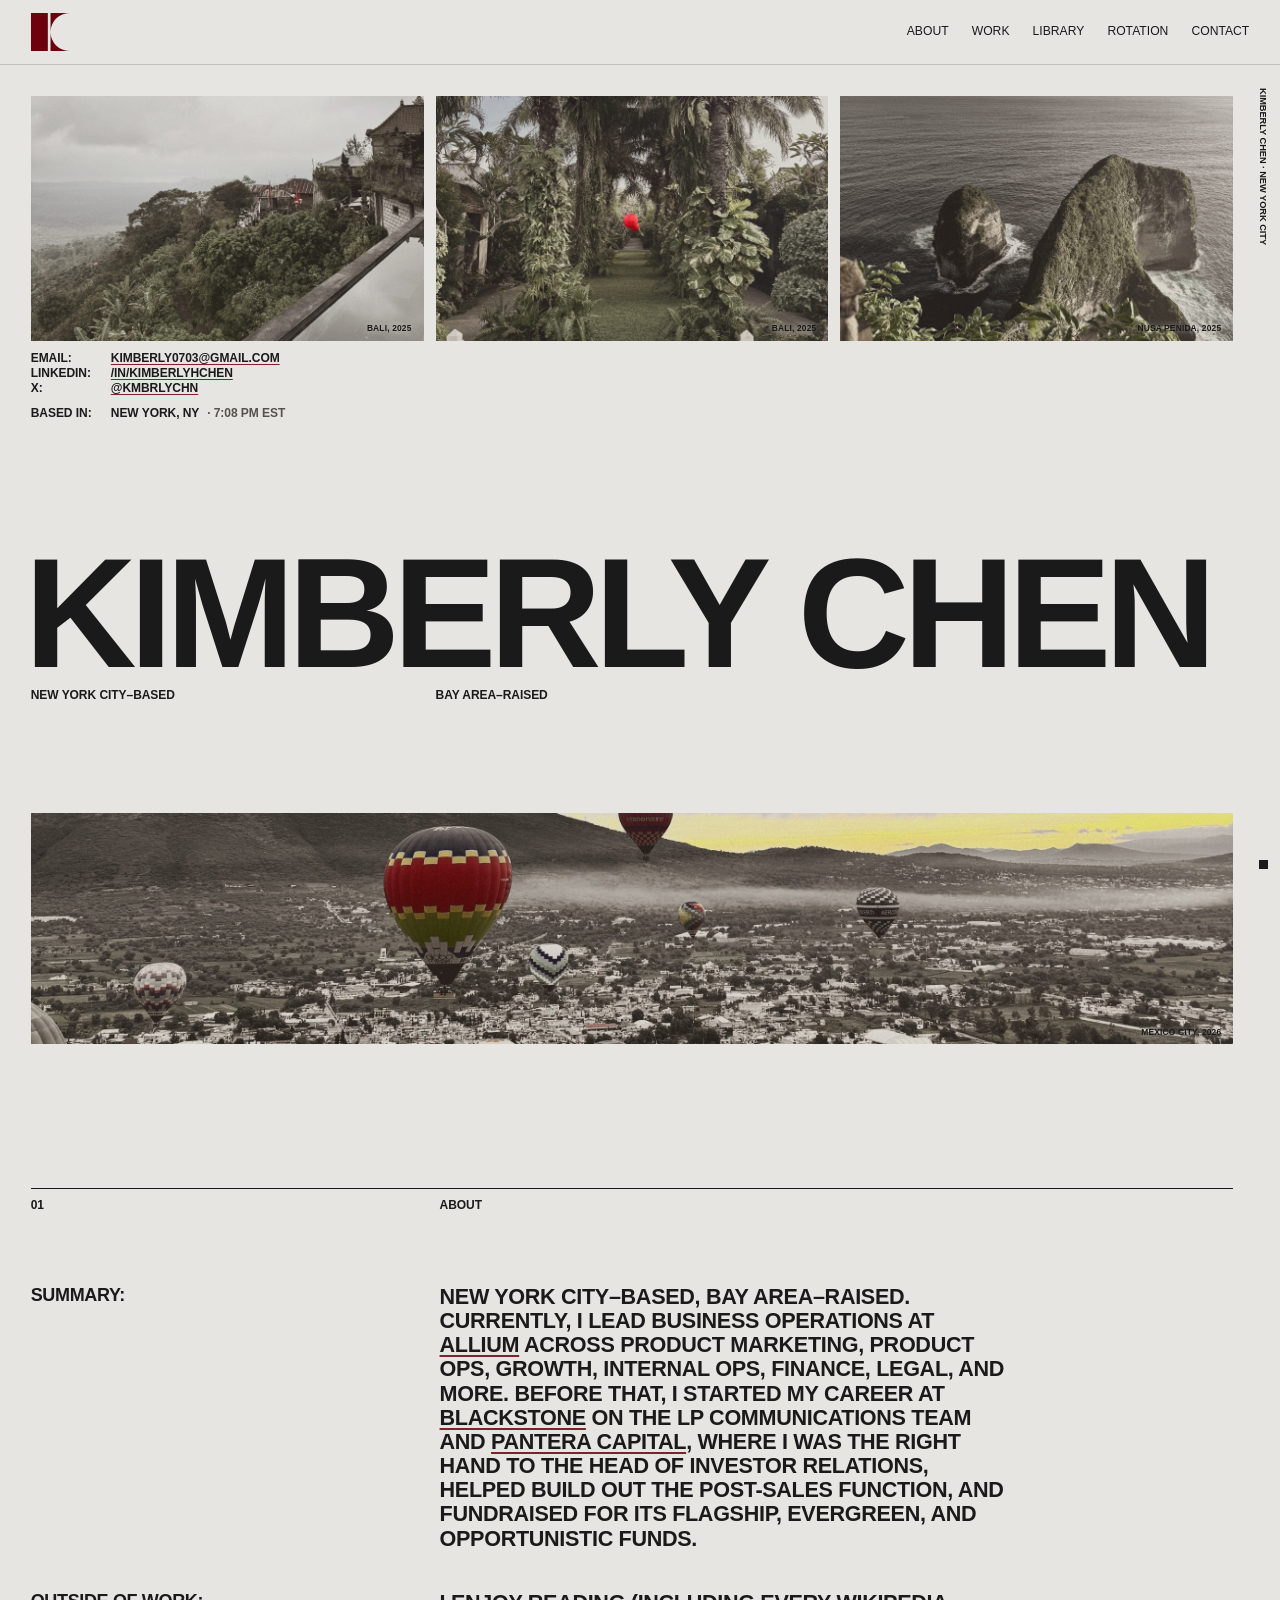
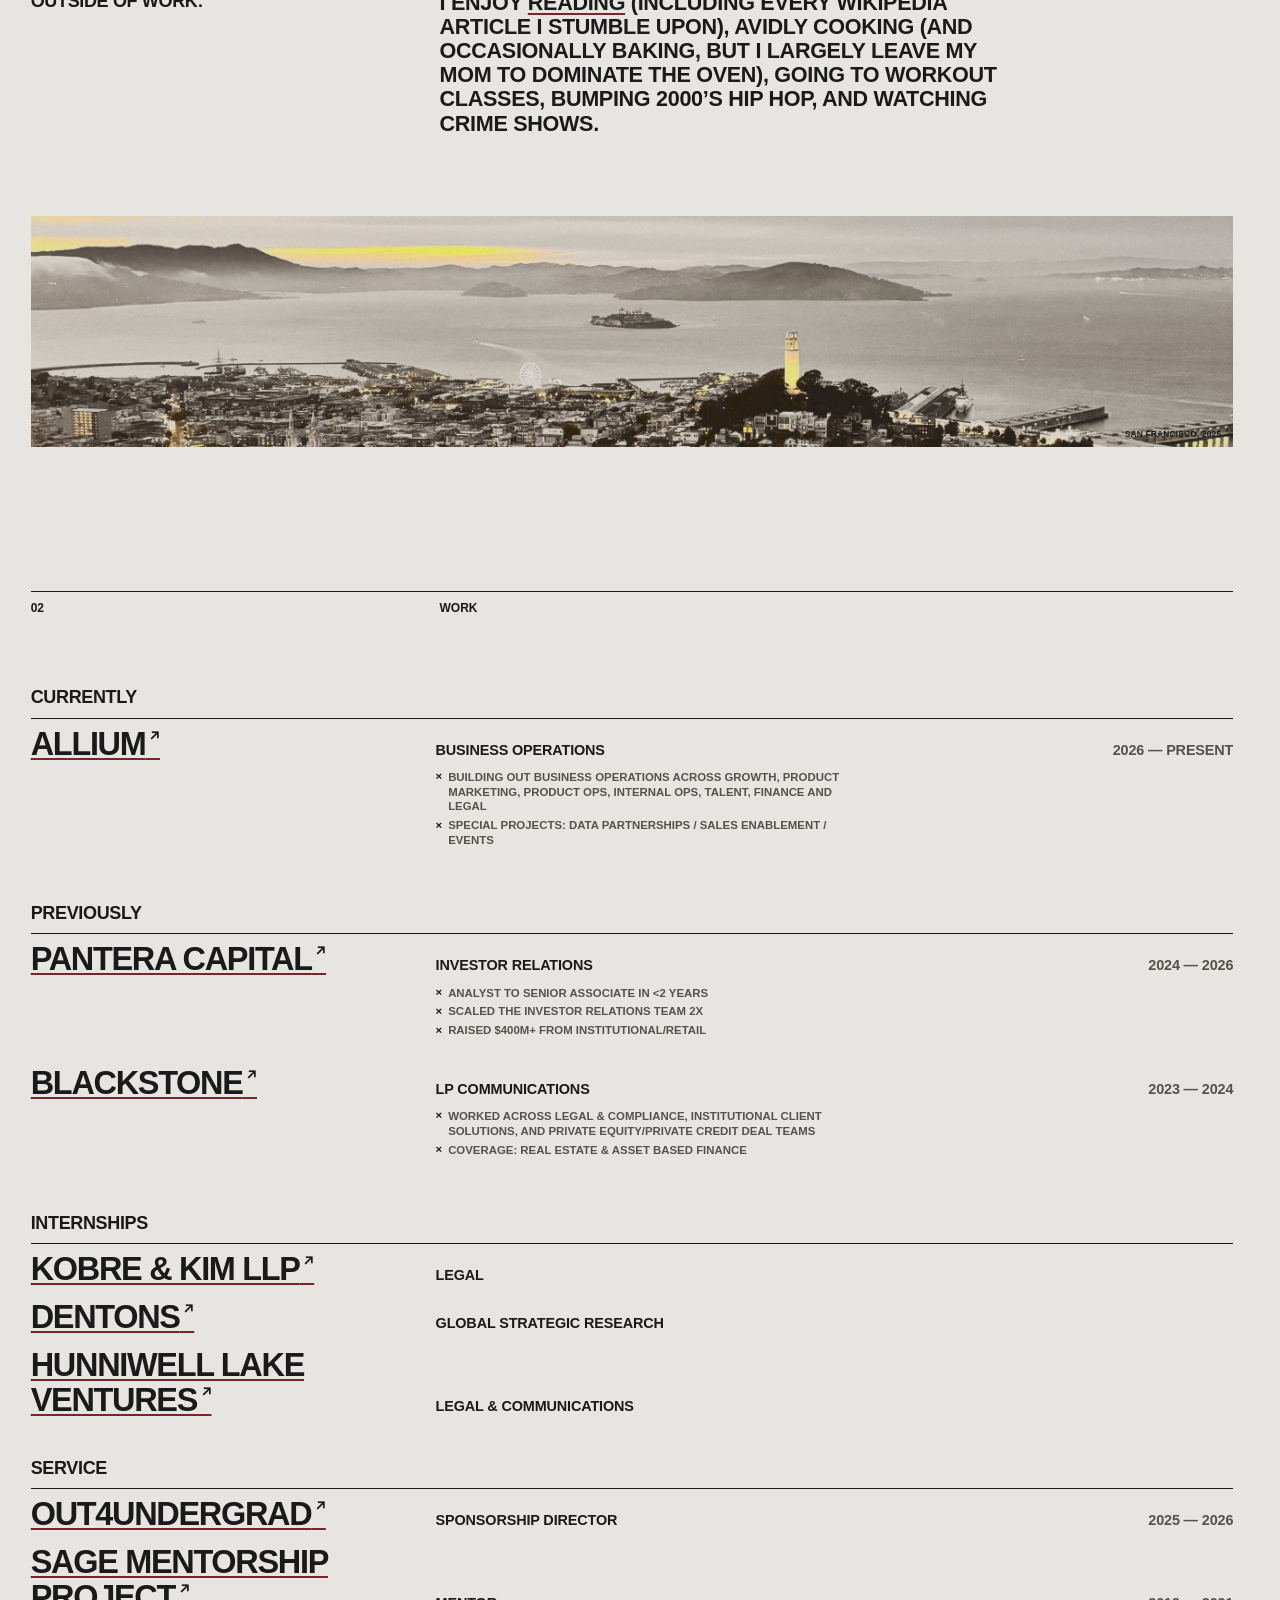
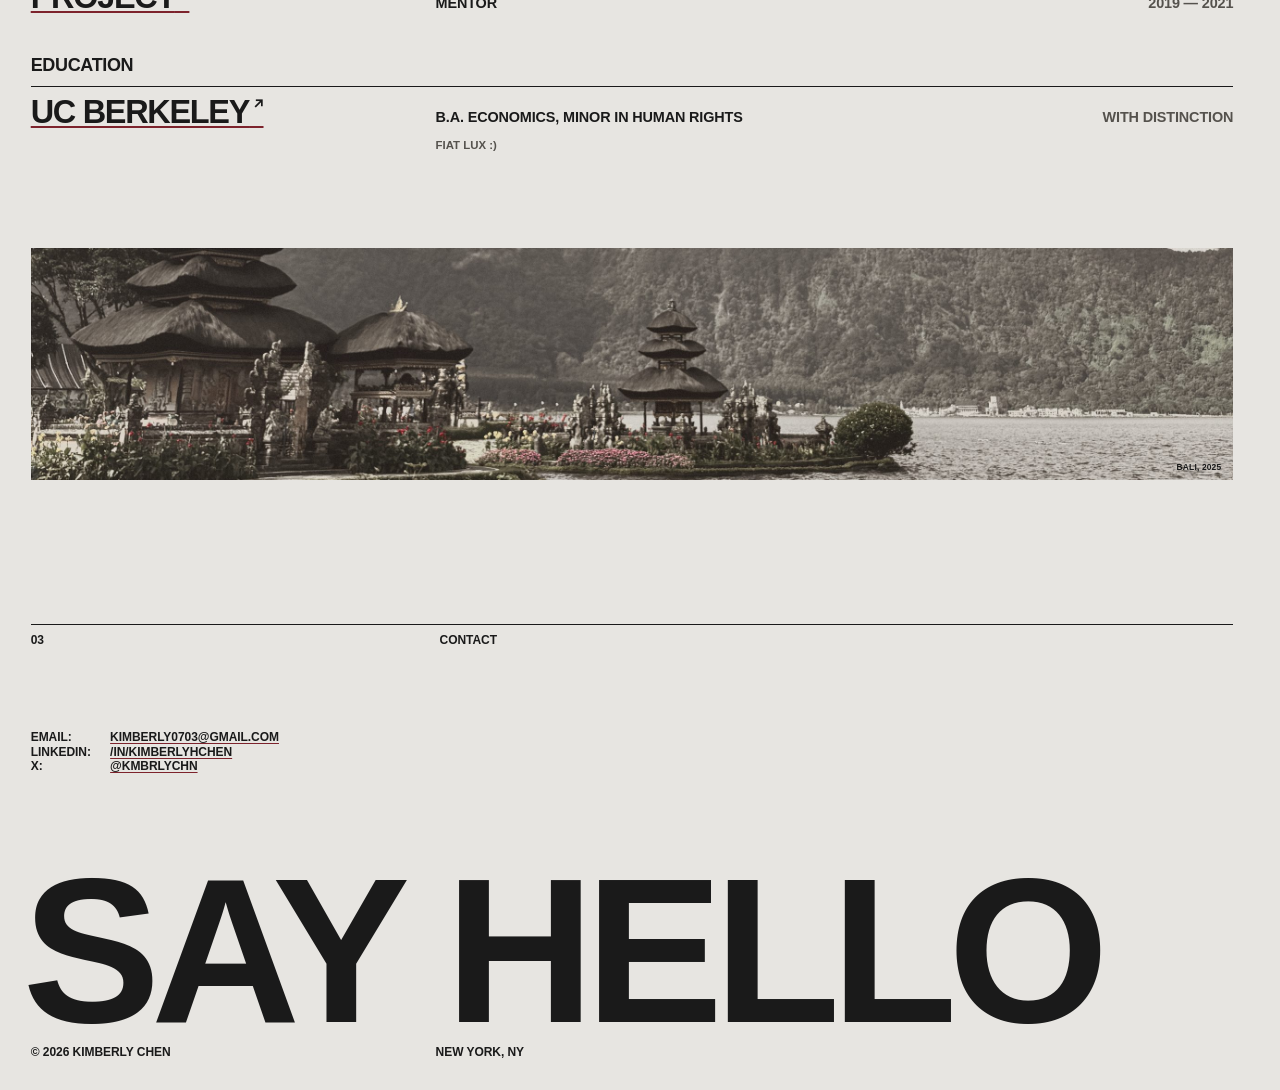
<file: index.html>
<!DOCTYPE html>
<html lang="en">
<head>
<meta charset="UTF-8">
<meta name="viewport" content="width=device-width, initial-scale=1.0">
<title>Kimberly Chen</title>
<meta name="description" content="Kimberly Chen, a builder based in New York City. Business Operations at Allium.">
<link rel="icon" href="favicon.svg" type="image/svg+xml">
<link rel="icon" href="favicon.png" type="image/png" sizes="64x64">
<link rel="apple-touch-icon" href="apple-touch-icon.png">
<link rel="preconnect" href="https://fonts.googleapis.com">
<link rel="preconnect" href="https://fonts.gstatic.com" crossorigin>
<link href="https://fonts.googleapis.com/css2?family=Inter+Tight:wght@500;600;700&display=swap" rel="stylesheet">
<link rel="stylesheet" href="css/style.css">
</head>
<body>

<header class="topbar">
  <a href="#top" class="topbar-name" aria-label="Kimberly Chen, home"><svg class="topbar-mark" viewBox="15 15 71 70" aria-hidden="true"><rect x="15" y="15" width="31" height="70"/><path d="M51,50 L51,15 L86,15 A35,35 0 0 0 51,50 Z"/><path d="M51,50 A35,35 0 0 0 86,85 L51,85 Z"/></svg></a>
  <nav class="topbar-nav" aria-label="Primary">
    <a href="#about">About</a>
    <a href="#work">Work</a>
    <a href="/library">Library</a>
    <a href="/rotation">Rotation</a>
    <a href="#contact">Contact</a>
  </nav>
</header>

<span class="spine" aria-hidden="true">Kimberly Chen · New York City</span>

<main class="page">

  <section class="hero" id="top">
    <div class="photos">
      <figure class="photo"><img src="images/cover-01.jpg" alt="Clifftop village above a misty valley" width="1600" height="1000"><figcaption class="photo-label">Bali, 2025</figcaption></figure>
      <figure class="photo"><img src="images/cover-02.jpg" alt="Garden path under an arch of palm trees" width="1600" height="1000"><figcaption class="photo-label">Bali, 2025</figcaption></figure>
      <figure class="photo"><img src="images/cover-03.jpg" alt="Sea stacks rising out of the ocean" width="1600" height="1000"><figcaption class="photo-label">Nusa Penida, 2025</figcaption></figure>
    </div>

    <dl class="info">
      <dt>Email:</dt><dd><a href="mailto:kimberly0703@gmail.com">kimberly0703@gmail.com</a></dd>
      <dt>LinkedIn:</dt><dd><a href="https://www.linkedin.com/in/kimberlyhchen/" target="_blank" rel="noopener">/in/kimberlyhchen</a></dd>
      <dt>X:</dt><dd><a href="https://x.com/kmbrlychn" target="_blank" rel="noopener">@kmbrlychn</a></dd>
      <dt class="gap">Based in:</dt><dd class="gap">New York, NY <span id="clock"></span></dd>
    </dl>

    <h1 class="display display-name">Kimberly Chen</h1>

    <div class="row-foot">
      <span>New York City–based</span>
      <span>Bay Area–raised</span>
    </div>
  </section>

  <figure class="photo band"><img src="images/band-01.jpg" alt="Hot air balloons drifting over a valley town at sunrise" width="2600" height="500"><figcaption class="photo-label">Mexico City, 2026</figcaption></figure>

  <section class="section" id="about">
    <div class="section-head">
      <span>01</span>
      <span>About</span>
    </div>

    <div class="split">
      <h2 class="label">Summary:</h2>
      <p class="body-caps">New York City–based, Bay Area–raised. Currently, I lead Business Operations at <a href="https://www.allium.so" target="_blank" rel="noopener">Allium</a> across Product Marketing, Product Ops, Growth, Internal Ops, Finance, Legal, and more. Before that, I started my career at <a href="https://www.blackstone.com" target="_blank" rel="noopener">Blackstone</a> on the LP Communications team and <a href="https://panteracapital.com" target="_blank" rel="noopener">Pantera Capital</a>, where I was the right hand to the Head of Investor Relations, helped build out the post-sales function, and fundraised for its flagship, evergreen, and opportunistic funds.</p>
    </div>

    <div class="split">
      <h2 class="label">Outside of work:</h2>
      <p class="body-caps">I enjoy <a href="/library">reading</a> (including every Wikipedia article I stumble upon), avidly cooking (and occasionally baking, but I largely leave my mom to dominate the oven), going to workout classes, bumping 2000’s hip hop, and watching crime shows.</p>
    </div>
  </section>

  <figure class="photo band band-sf"><img src="images/band-02.jpg" alt="San Francisco at dusk, looking past Coit Tower to Alcatraz and the bay" width="2600" height="500" loading="lazy"><figcaption class="photo-label">San Francisco, 2025</figcaption></figure>

  <section class="section" id="work">
    <div class="section-head">
      <span>02</span>
      <span>Work</span>
    </div>


    <div class="roles">
      <h3 class="label group">Currently</h3>
      <div class="role">
        <a class="role-co" href="https://www.allium.so" target="_blank" rel="noopener">Allium<span aria-hidden="true">&nbsp;&#x2197;&#xFE0E;</span></a>
        <span class="role-title">Business Operations</span>
        <span class="role-date">2026 — Present</span>
        <ul class="role-points">
          <li>Building out Business Operations across Growth, Product Marketing, Product Ops, Internal Ops, Talent, Finance and Legal</li>
          <li>Special projects: data partnerships / sales enablement / events</li>
        </ul>
      </div>

      <h3 class="label group">Previously</h3>
      <div class="role">
        <a class="role-co" href="https://panteracapital.com" target="_blank" rel="noopener">Pantera Capital<span aria-hidden="true">&nbsp;&#x2197;&#xFE0E;</span></a>
        <span class="role-title">Investor Relations</span>
        <span class="role-date">2024 — 2026</span>
        <ul class="role-points">
          <li>Analyst to Senior Associate in &lt;2 years</li>
          <li>Scaled the investor relations team 2x</li>
          <li>Raised $400M+ from institutional/retail</li>
        </ul>
      </div>
      <div class="role">
        <a class="role-co" href="https://www.blackstone.com" target="_blank" rel="noopener">Blackstone<span aria-hidden="true">&nbsp;&#x2197;&#xFE0E;</span></a>
        <span class="role-title">LP Communications</span>
        <span class="role-date">2023 — 2024</span>
        <ul class="role-points">
          <li>Worked across Legal &amp; Compliance, Institutional Client Solutions, and Private Equity/Private Credit deal teams</li>
          <li>Coverage: Real Estate &amp; Asset Based Finance</li>
        </ul>
      </div>

      <h3 class="label group">Internships</h3>
      <div class="role">
        <a class="role-co" href="https://kobrekim.com" target="_blank" rel="noopener">Kobre &amp; Kim LLP<span aria-hidden="true">&nbsp;&#x2197;&#xFE0E;</span></a>
        <span class="role-title">Legal</span>
        <span class="role-date"></span>
      </div>
      <div class="role">
        <a class="role-co" href="https://www.dentons.com" target="_blank" rel="noopener">Dentons<span aria-hidden="true">&nbsp;&#x2197;&#xFE0E;</span></a>
        <span class="role-title">Global Strategic Research</span>
        <span class="role-date"></span>
      </div>
      <div class="role">
        <a class="role-co" href="https://hunniwell.com" target="_blank" rel="noopener">Hunniwell Lake Ventures<span aria-hidden="true">&nbsp;&#x2197;&#xFE0E;</span></a>
        <span class="role-title">Legal &amp; Communications</span>
        <span class="role-date"></span>
      </div>

      <h3 class="label group">Service</h3>
      <div class="role">
        <a class="role-co" href="https://www.outforundergrad.org" target="_blank" rel="noopener">Out4Undergrad<span aria-hidden="true">&nbsp;&#x2197;&#xFE0E;</span></a>
        <span class="role-title">Sponsorship Director</span>
        <span class="role-date">2025 — 2026</span>
      </div>
      <div class="role">
        <a class="role-co" href="https://sagementorship.org" target="_blank" rel="noopener">Sage Mentorship Project<span aria-hidden="true">&nbsp;&#x2197;&#xFE0E;</span></a>
        <span class="role-title">Mentor</span>
        <span class="role-date">2019 — 2021</span>
      </div>

      <h3 class="label group">Education</h3>
      <div class="role">
        <a class="role-co" href="https://www.berkeley.edu" target="_blank" rel="noopener">UC Berkeley<span aria-hidden="true">&nbsp;&#x2197;&#xFE0E;</span></a>
        <span class="role-title">B.A. Economics, Minor in Human Rights</span>
        <span class="role-date">With Distinction</span>
        <p class="role-points role-note">Fiat Lux :)</p>
      </div>
    </div>
  </section>

  <figure class="photo band band-temple"><img src="images/band-03.jpg" alt="Lakeside temple pagodas below a cloud-wrapped mountain" width="2600" height="500" loading="lazy"><figcaption class="photo-label">Bali, 2025</figcaption></figure>

  <section class="section contact" id="contact">
    <div class="section-head">
      <span>03</span>
      <span>Contact</span>
    </div>

    <dl class="info">
      <dt>Email:</dt><dd><a href="mailto:kimberly0703@gmail.com">kimberly0703@gmail.com</a></dd>
      <dt>LinkedIn:</dt><dd><a href="https://www.linkedin.com/in/kimberlyhchen/" target="_blank" rel="noopener">/in/kimberlyhchen</a></dd>
      <dt>X:</dt><dd><a href="https://x.com/kmbrlychn" target="_blank" rel="noopener">@kmbrlychn</a></dd>
    </dl>

    <h2 class="display"><a href="mailto:kimberly0703@gmail.com">Say hello</a></h2>

    <div class="row-foot">
      <span>© 2026 Kimberly Chen</span>
      <span>New York, NY</span>
    </div>
  </section>

</main>

<span class="corner" aria-hidden="true"></span>

<script src="js/main.js"></script>
</body>
</html>
</file>
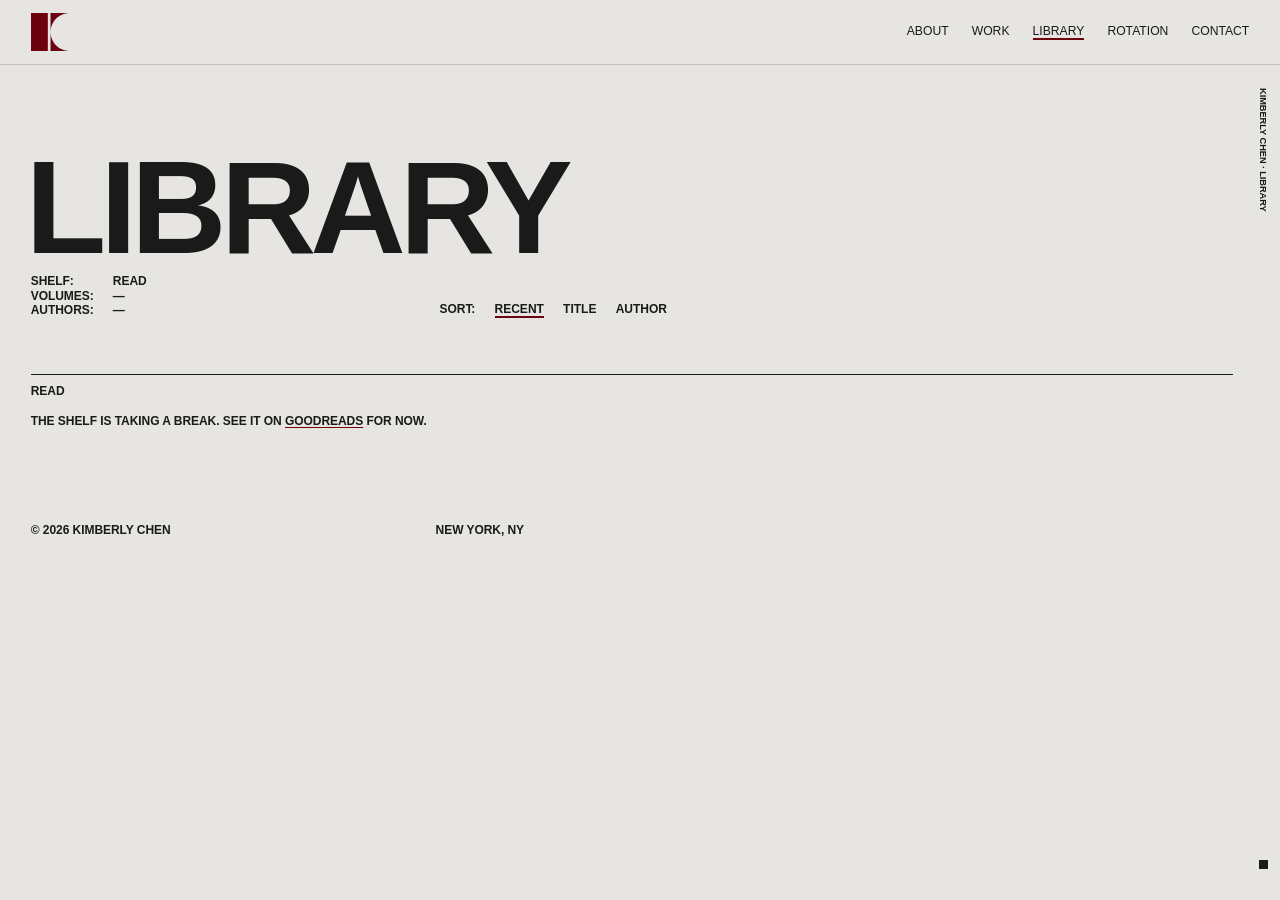
<file: library.html>
<!DOCTYPE html>
<html lang="en">
<head>
<meta charset="UTF-8">
<meta name="viewport" content="width=device-width, initial-scale=1.0">
<title>Library · Kimberly Chen</title>
<meta name="description" content="Books Kimberly Chen has read, pulled live from Goodreads.">
<link rel="icon" href="favicon.svg" type="image/svg+xml">
<link rel="icon" href="favicon.png" type="image/png" sizes="64x64">
<link rel="apple-touch-icon" href="apple-touch-icon.png">
<link rel="preconnect" href="https://fonts.googleapis.com">
<link rel="preconnect" href="https://fonts.gstatic.com" crossorigin>
<link href="https://fonts.googleapis.com/css2?family=Inter+Tight:wght@500;600;700&display=swap" rel="stylesheet">
<link rel="stylesheet" href="css/style.css">
</head>
<body>

<header class="topbar">
  <a href="/" class="topbar-name" aria-label="Kimberly Chen, home"><svg class="topbar-mark" viewBox="15 15 71 70" aria-hidden="true"><rect x="15" y="15" width="31" height="70"/><path d="M51,50 L51,15 L86,15 A35,35 0 0 0 51,50 Z"/><path d="M51,50 A35,35 0 0 0 86,85 L51,85 Z"/></svg></a>
  <nav class="topbar-nav" aria-label="Primary">
    <a href="/#about">About</a>
    <a href="/#work">Work</a>
    <a href="/library" class="is-active" aria-current="page">Library</a>
    <a href="/rotation">Rotation</a>
    <a href="/#contact">Contact</a>
  </nav>
</header>

<span class="spine" aria-hidden="true">Kimberly Chen · Library</span>

<main class="page">

  <section class="hero library-hero">
    <h1 class="display display-library">Library</h1>

    <div class="library-meta">
      <dl class="info">
        <dt>Shelf:</dt><dd>Read</dd>
        <dt>Volumes:</dt><dd id="countBooks">—</dd>
        <dt>Authors:</dt><dd id="countAuthors">—</dd>
      </dl>

      <div class="sort" role="group" aria-label="Sort books">
        <span class="label">Sort:</span>
        <button type="button" data-sort="recent" class="is-active">Recent</button>
        <button type="button" data-sort="title">Title</button>
        <button type="button" data-sort="author">Author</button>
      </div>
    </div>
  </section>

  <section class="now-reading" id="nowReading" hidden>
    <div class="section-head">
      <span>Currently reading</span>
      <span></span>
    </div>
    <ul class="now-list" id="nowList"></ul>
  </section>

  <section class="shelf-wrap">
    <div class="section-head">
      <span>Read</span>
      <span></span>
    </div>
    <p class="shelf-status label" id="shelfStatus">Loading the shelf…</p>
    <ol class="shelf" id="shelf"></ol>
  </section>

  <div class="row-foot library-foot">
    <span>© 2026 Kimberly Chen</span>
    <span>New York, NY</span>
  </div>

</main>

<span class="corner" aria-hidden="true"></span>

<script src="js/library.js"></script>
</body>
</html>
</file>
<file: css/style.css>
:root{
  --paper:#e7e5e1;
  --ink:#1a1a1a;
  --ink-soft:#55524d;
  --rule:rgba(26,26,26,.18);
  --photo:#302824;
  --chrome:#dcdad5;
  --accent:#6b020e;
  --accent-soft:rgba(107,2,14,.85);

  /* Helvetica Neue on Apple devices matches the reference exactly; Inter Tight covers everyone else */
  --font:'Helvetica Neue', Helvetica, 'Inter Tight', Arial, sans-serif;

  --gutter:clamp(1rem,2.4vw,2.2rem);
  --gap:clamp(.4rem,1cqi,.75rem);
}

*,*::before,*::after{box-sizing:border-box;}
html{scroll-behavior:smooth;}
body{
  margin:0;
  background:var(--paper);
  color:var(--ink);
  font-family:var(--font);
  -webkit-font-smoothing:antialiased;
}
a{color:inherit;text-decoration:none;}
h1,h2,h3,p,dl,dd,figure{margin:0;}

/* ---------- TOPBAR ---------- */
.topbar{
  position:sticky;
  top:0;
  z-index:50;
  display:flex;
  align-items:center;
  justify-content:space-between;
  gap:1rem;
  padding:.8rem var(--gutter);
  background:var(--paper);
  border-bottom:1px solid var(--rule);
}
.topbar-name{
  font-weight:700;
  font-size:clamp(1.3rem,2.4vw,1.9rem);
  line-height:.8;
  letter-spacing:-.045em;
  text-transform:uppercase;
  white-space:nowrap;
}
.topbar-name{display:flex;align-items:center;gap:.45em;}
.topbar-mark{height:1.25em;width:auto;fill:var(--accent);flex:none;}
.topbar-nav{display:flex;gap:clamp(.9rem,1.8vw,1.5rem);}
.topbar-nav a{
  padding-bottom:.18em;
  font-size:clamp(.72rem,.95vw,.85rem);
  font-weight:400;
  letter-spacing:0;
  text-transform:uppercase;
  background:linear-gradient(var(--accent),var(--accent)) left bottom / 0 2px no-repeat;
  transition:background-size .25s ease;
}
.topbar-nav a:hover,
.topbar-nav a.is-active{background-size:100% 2px;}

/* ---------- PAGE ---------- */
.page{
  padding:0 calc(var(--gutter) + 1rem) 0 var(--gutter);
  container-type:inline-size;
}
.hero{padding-top:var(--gutter);}
.section{
  padding-top:clamp(5rem,12cqi,9rem);
  scroll-margin-top:3.5rem;
}

/* the small caps type that carries everything that isn't the display word */
.label,
.info dt,.info dd,
.row-foot,.section-head,
.spine,
.role-co,.role-title,.role-date{
  font-weight:700;
  font-size:clamp(.62rem,1cqi,.8rem);
  line-height:1.15;
  letter-spacing:-.005em;
  text-transform:uppercase;
}

/* ---------- PHOTOS ---------- */
.photos{
  display:grid;
  grid-template-columns:repeat(3,1fr);
  gap:var(--gap);
}
.photo{
  aspect-ratio:16/10;
  background:var(--photo);
  overflow:hidden;
}
.photo{position:relative;}
.photo-label{
  position:absolute;
  right:clamp(.45rem,1cqi,.85rem);
  bottom:clamp(.3rem,.7cqi,.55rem);
  font-family:var(--font);
  font-weight:700;
  font-size:clamp(.5rem,.7cqi,.62rem);
  text-transform:uppercase;
  letter-spacing:.02em;
  line-height:1;
  color:var(--ink);
  text-shadow:0 0 6px rgba(231,229,225,.7);
  pointer-events:none;
}
.photo img{
  width:100%;height:100%;
  object-fit:cover;
  display:block;
}
.band{
  aspect-ratio:26/5;
  margin-top:clamp(2.5rem,7cqi,5rem);
}

/* ---------- HERO / CONTACT ---------- */
.info{
  display:grid;
  grid-template-columns:max-content 1fr;
  gap:.05rem 1.2em;
  margin-top:.7rem;
}
.info .gap{margin-top:.9em;}
.info dd a{transition:opacity .2s ease;}
.info dd a:hover{opacity:.55;}
#clock{margin-left:.4em;color:var(--ink-soft);}

.display{
  margin-top:clamp(3rem,11cqi,8.5rem);
  font-weight:700;
  font-size:17.2cqi;
  line-height:.78;
  letter-spacing:-.045em;
  text-transform:uppercase;
  white-space:nowrap;
  margin-left:-.04em;
}
.display-name{font-size:12.9cqi;}
.display a{transition:opacity .2s ease;}
.display a:hover{opacity:.7;}
.row-foot{
  display:grid;
  grid-template-columns:repeat(3,1fr);
  gap:var(--gap);
  margin-top:clamp(.5rem,1.2cqi,.9rem);
  padding-bottom:var(--gutter);
}

.spine{
  position:fixed;
  top:calc(3.6rem + var(--gutter));
  right:clamp(.4rem,.9vw,.8rem);
  z-index:40;
  writing-mode:vertical-rl;
  white-space:nowrap;
  font-size:.58rem;
}
.corner{
  position:fixed;
  right:clamp(.4rem,.9vw,.8rem);
  bottom:var(--gutter);
  z-index:40;
  width:.6rem;
  aspect-ratio:1;
  background:var(--ink);
}

/* ---------- SECTIONS ---------- */
.section-head{
  display:grid;
  grid-template-columns:1fr 2fr;
  gap:var(--gap);
  padding:.6rem 0 clamp(2rem,6cqi,4.5rem);
  border-top:1.5px solid var(--ink);
}
.split{
  display:grid;
  grid-template-columns:1fr 2fr;
  gap:var(--gap);
  margin-bottom:clamp(1.5rem,3.5cqi,2.5rem);
}
.body-caps a{
  text-decoration:underline;
  text-decoration-thickness:1.5px;
  text-underline-offset:.15em;
  text-decoration-color:var(--accent-soft);
  transition:text-decoration-color .2s ease;
}
.body-caps a:hover{text-decoration-color:var(--accent);}
.body-caps{
  font-weight:700;
  text-transform:uppercase;
  font-size:clamp(.85rem,1.8cqi,1.35rem);
  line-height:1.12;
  letter-spacing:-.015em;
  max-width:48ch;
}

.roles{display:grid;grid-template-columns:1fr 1fr 1fr;gap:0 var(--gap);}
.group{
  grid-column:1 / -1;
  padding:2.2rem 0 .6rem;
  border-bottom:1.5px solid var(--ink);
}
.group:first-child{padding-top:0;}
.role{
  grid-column:1 / -1;
  display:grid;
  grid-template-columns:subgrid;
  row-gap:.3rem;
  align-items:end;
  padding:.5rem 0 .3rem;
}
.role .role-co{
  font-size:clamp(1.15rem,2.7cqi,2.4rem);
  line-height:1.08;
  letter-spacing:-.04em;
}
.role-title,.role-date{padding-bottom:.25em;}
.roles .group,
.split .label{
  font-size:clamp(.85rem,1.5cqi,1.3rem);
  letter-spacing:-.02em;
}
.role .role-title,.role .role-date{
  font-size:clamp(.72rem,1.2cqi,1.05rem);
  letter-spacing:-.01em;
}
.role-date{text-align:right;color:var(--ink-soft);}
.role-points{
  grid-column:2 / -1;
  margin:.2rem 0 .7rem;
  padding-left:0;
  list-style:none;
  max-width:64ch;
  font-weight:600;
  font-size:clamp(.62rem,.95cqi,.8rem);
  line-height:1.3;
  text-transform:uppercase;
  color:var(--ink-soft);
}
.role-note{margin-top:.2rem;}
.role-points li{
  position:relative;
  padding-left:1.1em;
  margin-bottom:.35em;
}
.role-points li::before{
  content:"×";
  position:absolute;
  left:0;
  top:-.05em;
  color:var(--ink);
  font-weight:700;
}
a.role-co{
  justify-self:start;
  text-decoration:underline;
  text-decoration-thickness:2px;
  text-underline-offset:.08em;
  text-decoration-skip-ink:none;
  text-decoration-color:var(--accent-soft);
  transition:text-decoration-color .2s ease;
}
a.role-co span{font-size:.45em;vertical-align:.9em;font-family:var(--font);font-variant-emoji:text;}
a.role-co:hover{text-decoration-color:var(--accent);}

.contact .display{margin-top:clamp(2.5rem,8cqi,6rem);}

/* ---------- LIBRARY ---------- */
.display-library{margin-top:clamp(1.5rem,5cqi,4rem);font-size:11cqi;}
.library-meta{
  display:grid;
  grid-template-columns:1fr 2fr;
  gap:var(--gap);
  align-items:end;
  margin-top:clamp(.6rem,1.4cqi,1rem);
}
.library-meta .info{margin-top:0;}
.info dd a{text-decoration:underline;text-underline-offset:.2em;text-decoration-color:var(--accent-soft);}
.info dd a:hover{text-decoration-color:var(--accent);}
.sort{display:flex;align-items:baseline;gap:1.2em;}
.sort button{
  padding:0 0 .15em;
  border:0;
  background:linear-gradient(var(--accent),var(--accent)) left bottom / 0 2px no-repeat;
  color:var(--ink);
  font:inherit;
  font-size:clamp(.62rem,1cqi,.8rem);
  font-weight:700;
  text-transform:uppercase;
  cursor:pointer;
  transition:background-size .25s ease;
}
.sort button:hover,.sort button.is-active{background-size:100% 2px;}

.shelf-wrap,.now-reading{margin-top:clamp(2rem,5cqi,3.5rem);}
.shelf-wrap .section-head,.now-reading .section-head{padding-bottom:0;}
.now-list{
  list-style:none;
  margin:0;
  padding:clamp(1.2rem,3cqi,2rem) 0 0;
  display:grid;
  grid-template-columns:repeat(3,1fr);
  gap:var(--gap);
}
.now-book{display:flex;align-items:flex-end;gap:1rem;}
.now-cover{flex:0 0 clamp(70px,9cqi,120px);}
.now-cover img,.now-cover .book-blank{
  display:block;
  width:100%;
  aspect-ratio:2/3;
  object-fit:cover;
  filter:saturate(.55) sepia(.14) contrast(.97);
  box-shadow:0 1px 2px rgba(0,0,0,.12);
  transition:filter .3s ease;
}
.now-book:hover img{filter:none;}
.now-text{display:flex;flex-direction:column;gap:.25rem;}
.now-title,.now-author{
  font-weight:700;
  font-size:clamp(.62rem,1cqi,.8rem);
  line-height:1.15;
  text-transform:uppercase;
}
.now-author{color:var(--ink-soft);}
.shelf-status{padding-top:1rem;}
.shelf-status a{text-decoration:underline;text-underline-offset:.2em;text-decoration-color:var(--accent);}
.shelf{
  list-style:none;
  margin:0;
  padding:0;
  display:grid;
  grid-template-columns:repeat(6,1fr);
  gap:0 var(--gap);
}
.book{
  position:relative;
  aspect-ratio:4/5;
  display:flex;
  align-items:center;
  justify-content:center;
}
.book-num{
  position:absolute;
  left:0;top:.5rem;
  font-weight:700;
  font-size:clamp(.55rem,.8cqi,.68rem);
}
.book-link{
  position:relative;
  width:42%;
  display:block;
}
.book-link img,
.book-blank{
  display:block;
  width:100%;
  aspect-ratio:2/3;
  object-fit:cover;
  /* mute publisher covers so the grid reads like the site photos */
  filter:saturate(.55) sepia(.14) contrast(.97);
  box-shadow:0 1px 2px rgba(0,0,0,.12);
  transition:filter .3s ease, transform .3s ease;
}
.book-blank{
  padding:.4rem;
  background:#d6d3cd;
  font-weight:700;
  font-size:.5rem;
  line-height:1.1;
  text-transform:uppercase;
  overflow:hidden;
  overflow-wrap:anywhere;
}
.book-link:hover img{filter:none;transform:translateY(-2px);}
.book-cap{
  position:absolute;
  left:50%;top:calc(100% + .5rem);
  width:max-content;
  max-width:160%;
  transform:translateX(-50%);
  font-weight:700;
  font-size:.6rem;
  line-height:1.15;
  text-transform:uppercase;
  text-align:center;
  color:var(--ink-soft);
  opacity:0;
  transition:opacity .2s ease;
  pointer-events:none;
}
.book-link:hover .book-cap,
.book-link:focus-visible .book-cap{opacity:1;}
.library-foot{margin-top:clamp(3rem,8cqi,6rem);}

.shelf-albums{grid-template-columns:repeat(4,1fr);}
.album{aspect-ratio:1/1;}
.album .book-link{width:62%;}
.album .book-link img{aspect-ratio:1/1;}

@media (max-width:1000px){
  .shelf{grid-template-columns:repeat(4,1fr);}
}

/* ---------- MOBILE ---------- */
@media (max-width:640px){
  .page{padding-right:var(--gutter);}
  .spine,.corner{display:none;}
  .topbar-name{font-size:1rem;}
  .topbar-nav{gap:.7rem;}
  .topbar-nav a{font-size:.64rem;}
  .label,.info dt,.info dd,.row-foot,.section-head,
  .role-co,.role-title,.role-date{font-size:.62rem;}
  .photos{grid-template-columns:1fr 1fr;}
  .photo:first-child{grid-column:1 / -1;}
  .band{aspect-ratio:3/1;}
  .band img{object-position:38% 50%;}
  .band-sf img{object-position:58% 50%;}
  .band-temple img{object-position:20% 50%;}
  .row-foot{grid-template-columns:1fr 1fr;}
  .split,.section-head{grid-template-columns:1fr;}
  .library-meta{grid-template-columns:1fr;gap:1.2rem;}
  .shelf{grid-template-columns:repeat(3,1fr);}
  .shelf-albums{grid-template-columns:repeat(2,1fr);}
  .album .book-link{width:68%;}
  .now-list{grid-template-columns:1fr;gap:1.2rem;}
  .book-link{width:52%;}
  .book-cap{display:none;}
  .split .label{margin-bottom:.3rem;}
  .body-caps{font-size:.9rem;}
  .roles{grid-template-columns:1fr auto;}
  .role-title{grid-column:1;grid-row:2;}
  .role-points{grid-column:1 / -1;font-size:.62rem;}
  .role-date{grid-column:2;grid-row:1;}
}

@media (prefers-reduced-motion: reduce){
  html{scroll-behavior:auto;}
  *{transition-duration:.001ms !important;}
}
</file>
